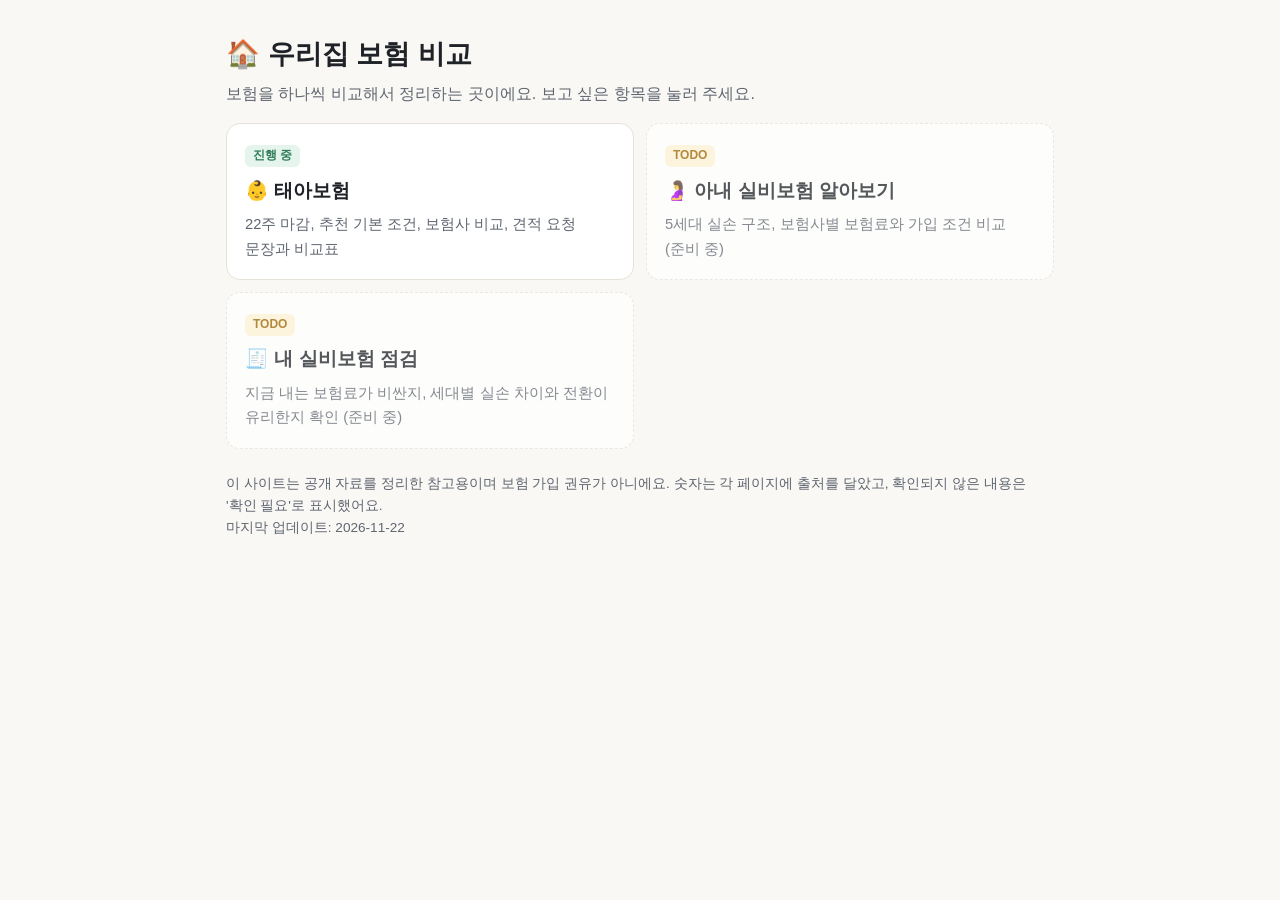
<file: index.html>
<!doctype html>
<html lang="ko">
<head>
<meta charset="utf-8">
<meta name="viewport" content="width=device-width, initial-scale=1">
<title>우리집 보험 비교</title>
<meta name="description" content="태아보험, 실비보험 등 우리집 보험을 비교하고 정리하는 페이지">
<link rel="stylesheet" href="assets/style.css">
</head>
<body>
<div class="wrap">
<header>
  <h1>🏠 우리집 보험 비교</h1>
  <p>보험을 하나씩 비교해서 정리하는 곳이에요. 보고 싶은 항목을 눌러 주세요.</p>
</header>

<section style="background:none;border:none;padding:0">
<div class="cards">
  <a class="card" href="fetal/">
    <span class="tag good">진행 중</span>
    <h2>👶 태아보험</h2>
    <p>22주 마감, 추천 기본 조건, 보험사 비교, 견적 요청 문장과 비교표</p>
  </a>
  <div class="card todo">
    <span class="tag check">TODO</span>
    <h2>🤰 아내 실비보험 알아보기</h2>
    <p>5세대 실손 구조, 보험사별 보험료와 가입 조건 비교 (준비 중)</p>
  </div>
  <div class="card todo">
    <span class="tag check">TODO</span>
    <h2>🧾 내 실비보험 점검</h2>
    <p>지금 내는 보험료가 비싼지, 세대별 실손 차이와 전환이 유리한지 확인 (준비 중)</p>
  </div>
</div>
</section>

<footer>
  <p>이 사이트는 공개 자료를 정리한 참고용이며 보험 가입 권유가 아니에요. 숫자는 각 페이지에 출처를 달았고, 확인되지 않은 내용은 '확인 필요'로 표시했어요.<br>마지막 업데이트: 2026-11-22</p>
</footer>
</div>
</body>
</html>
</file>
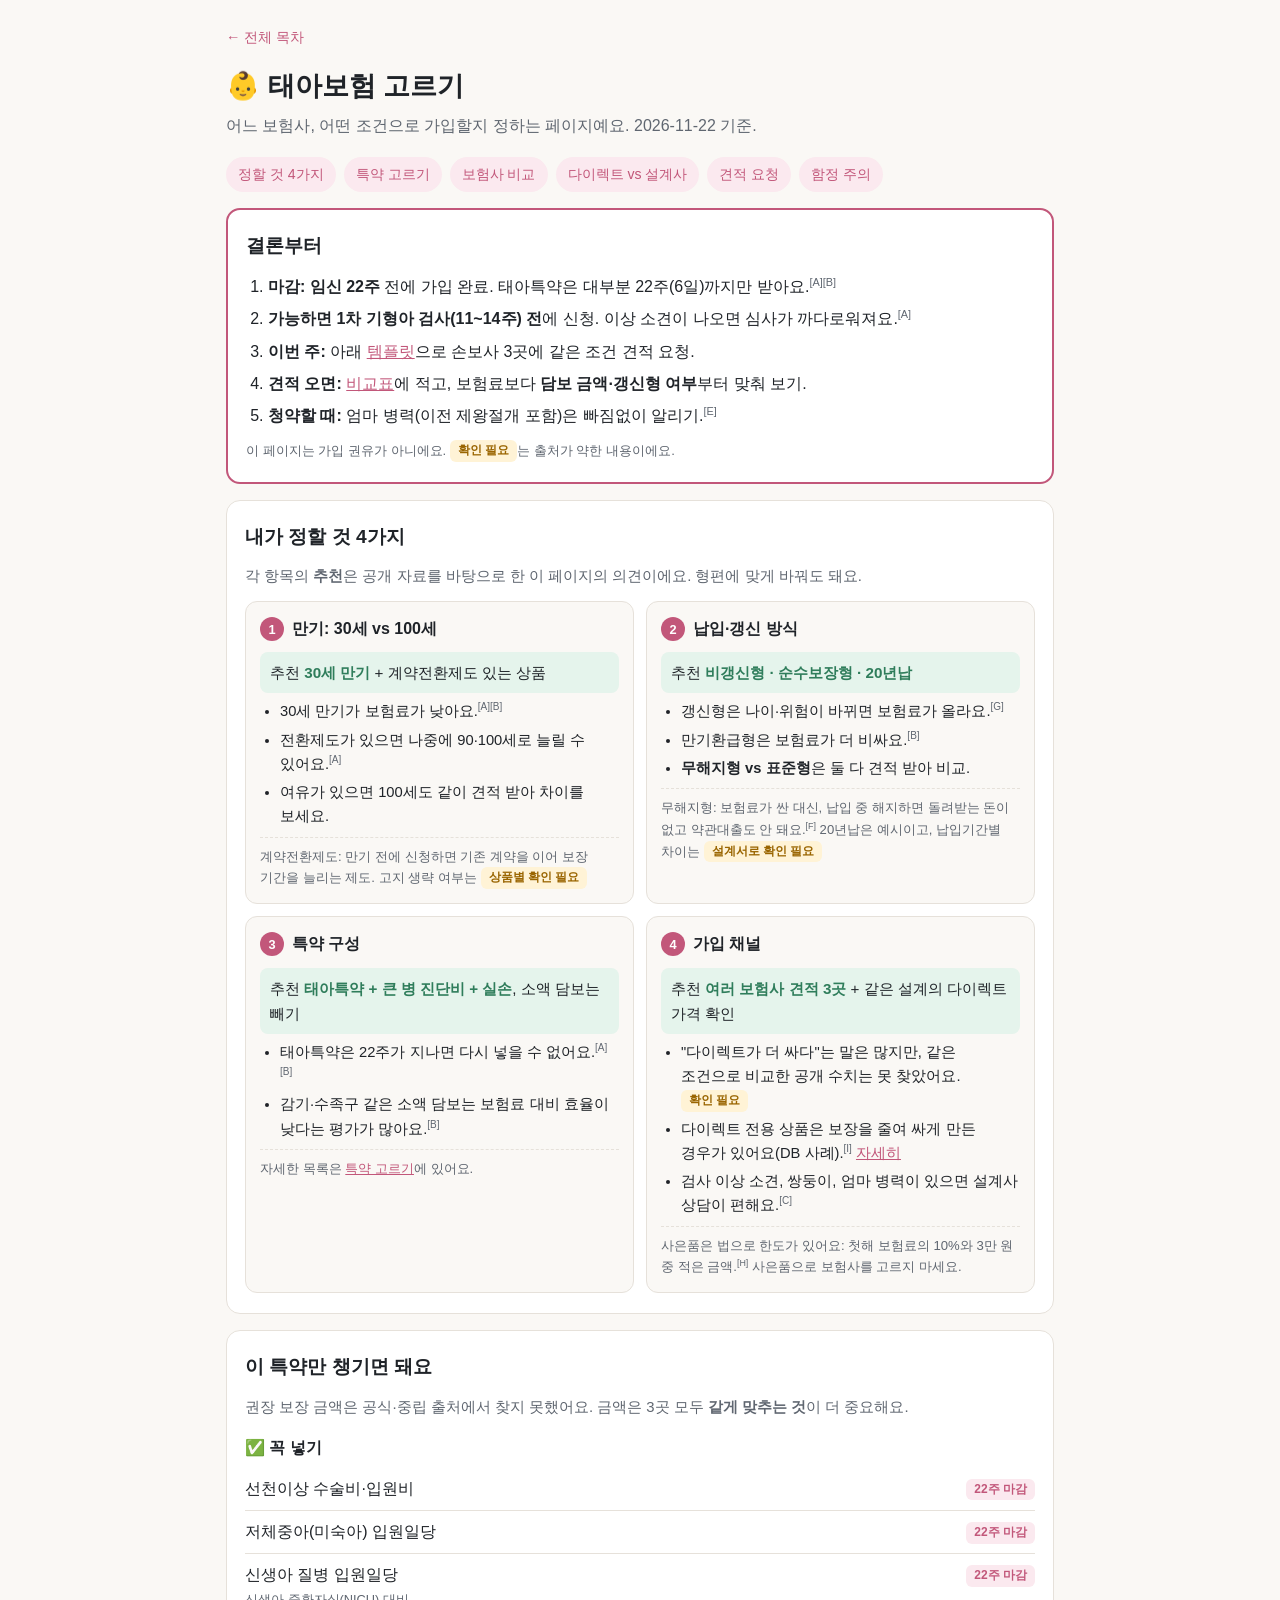
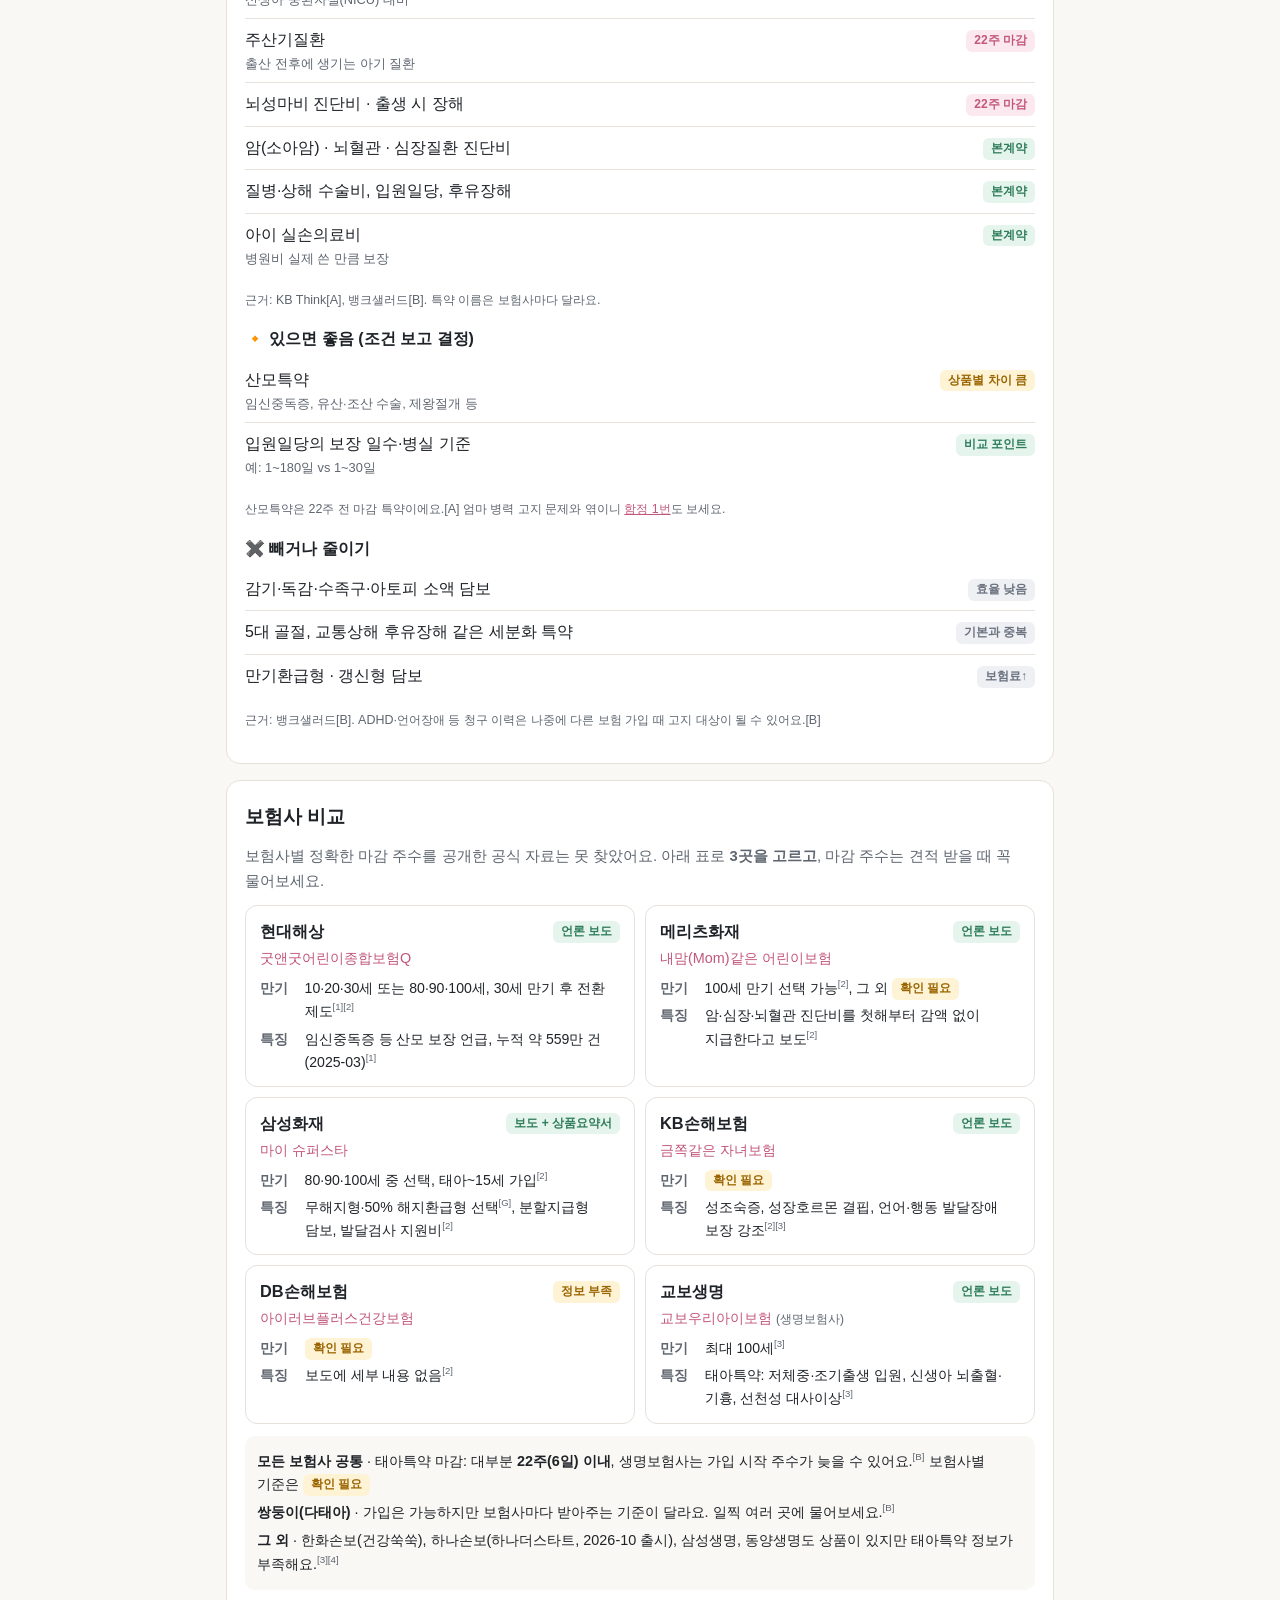
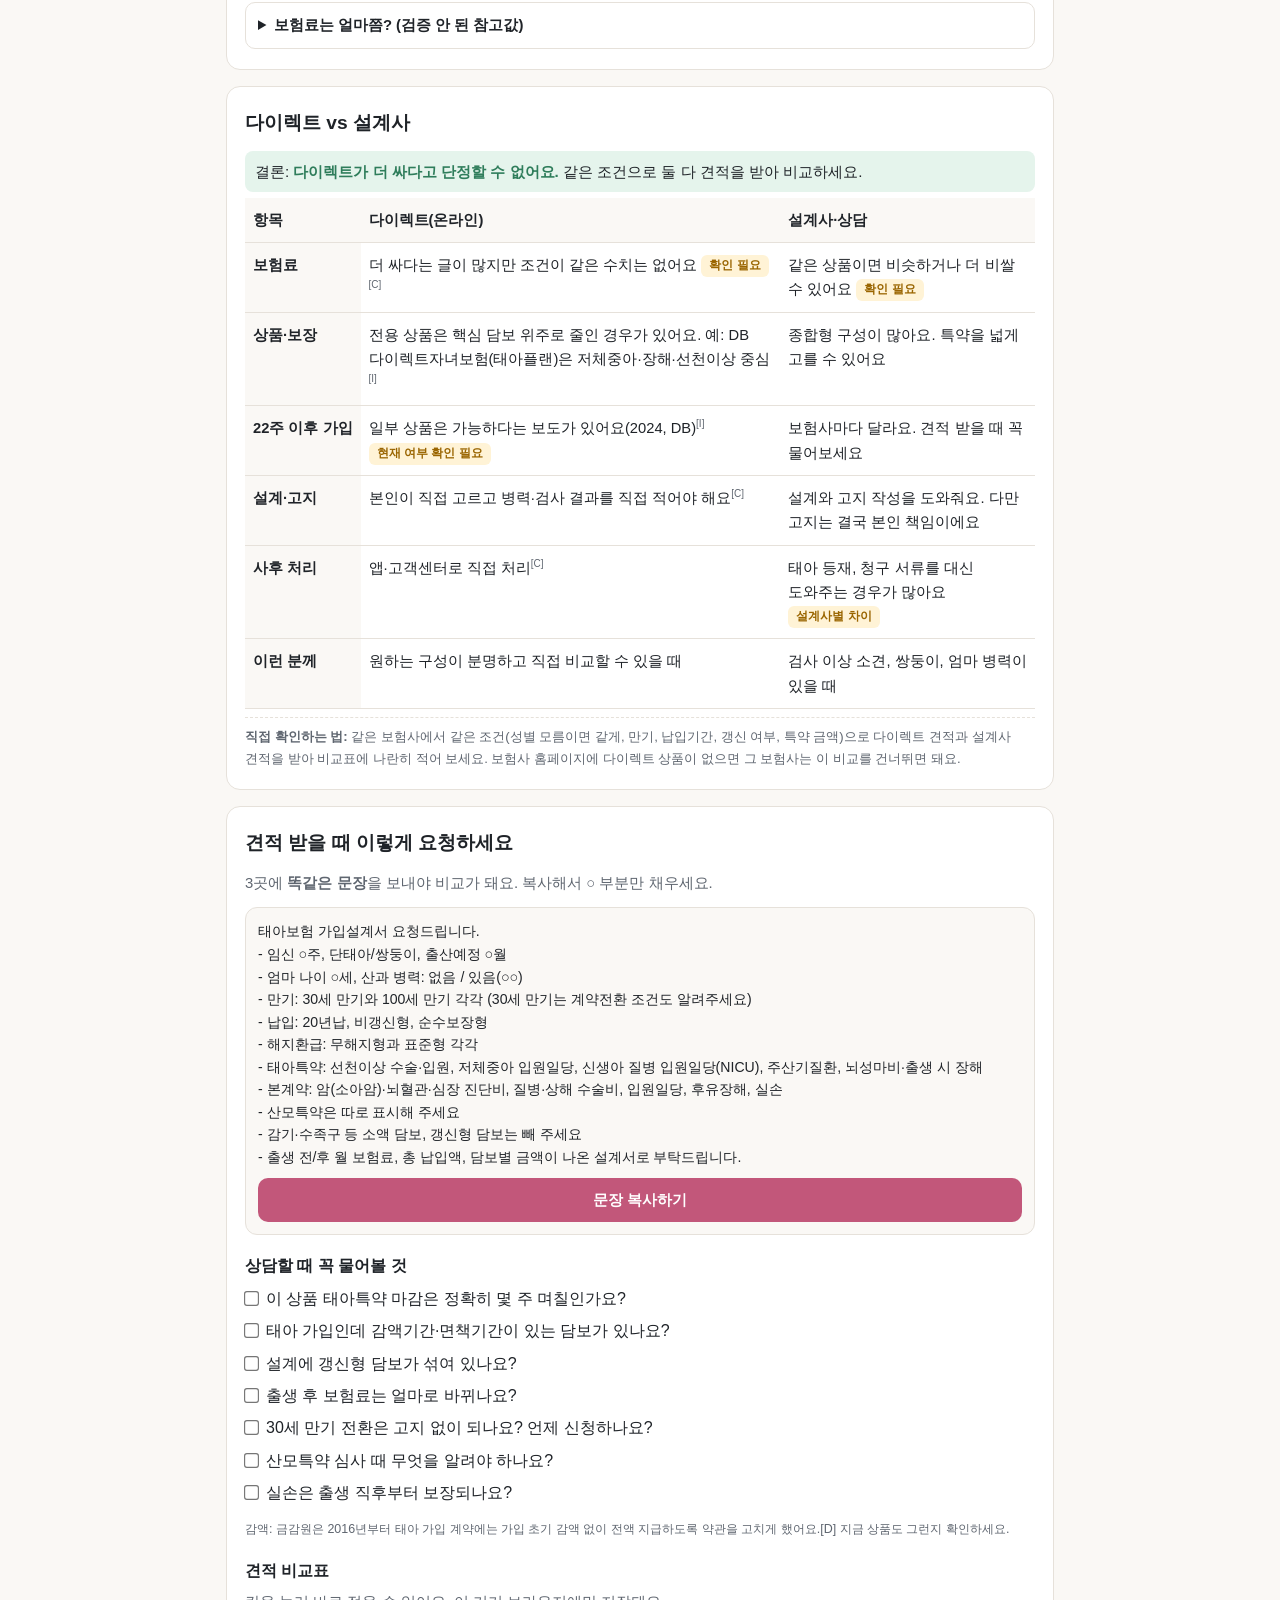
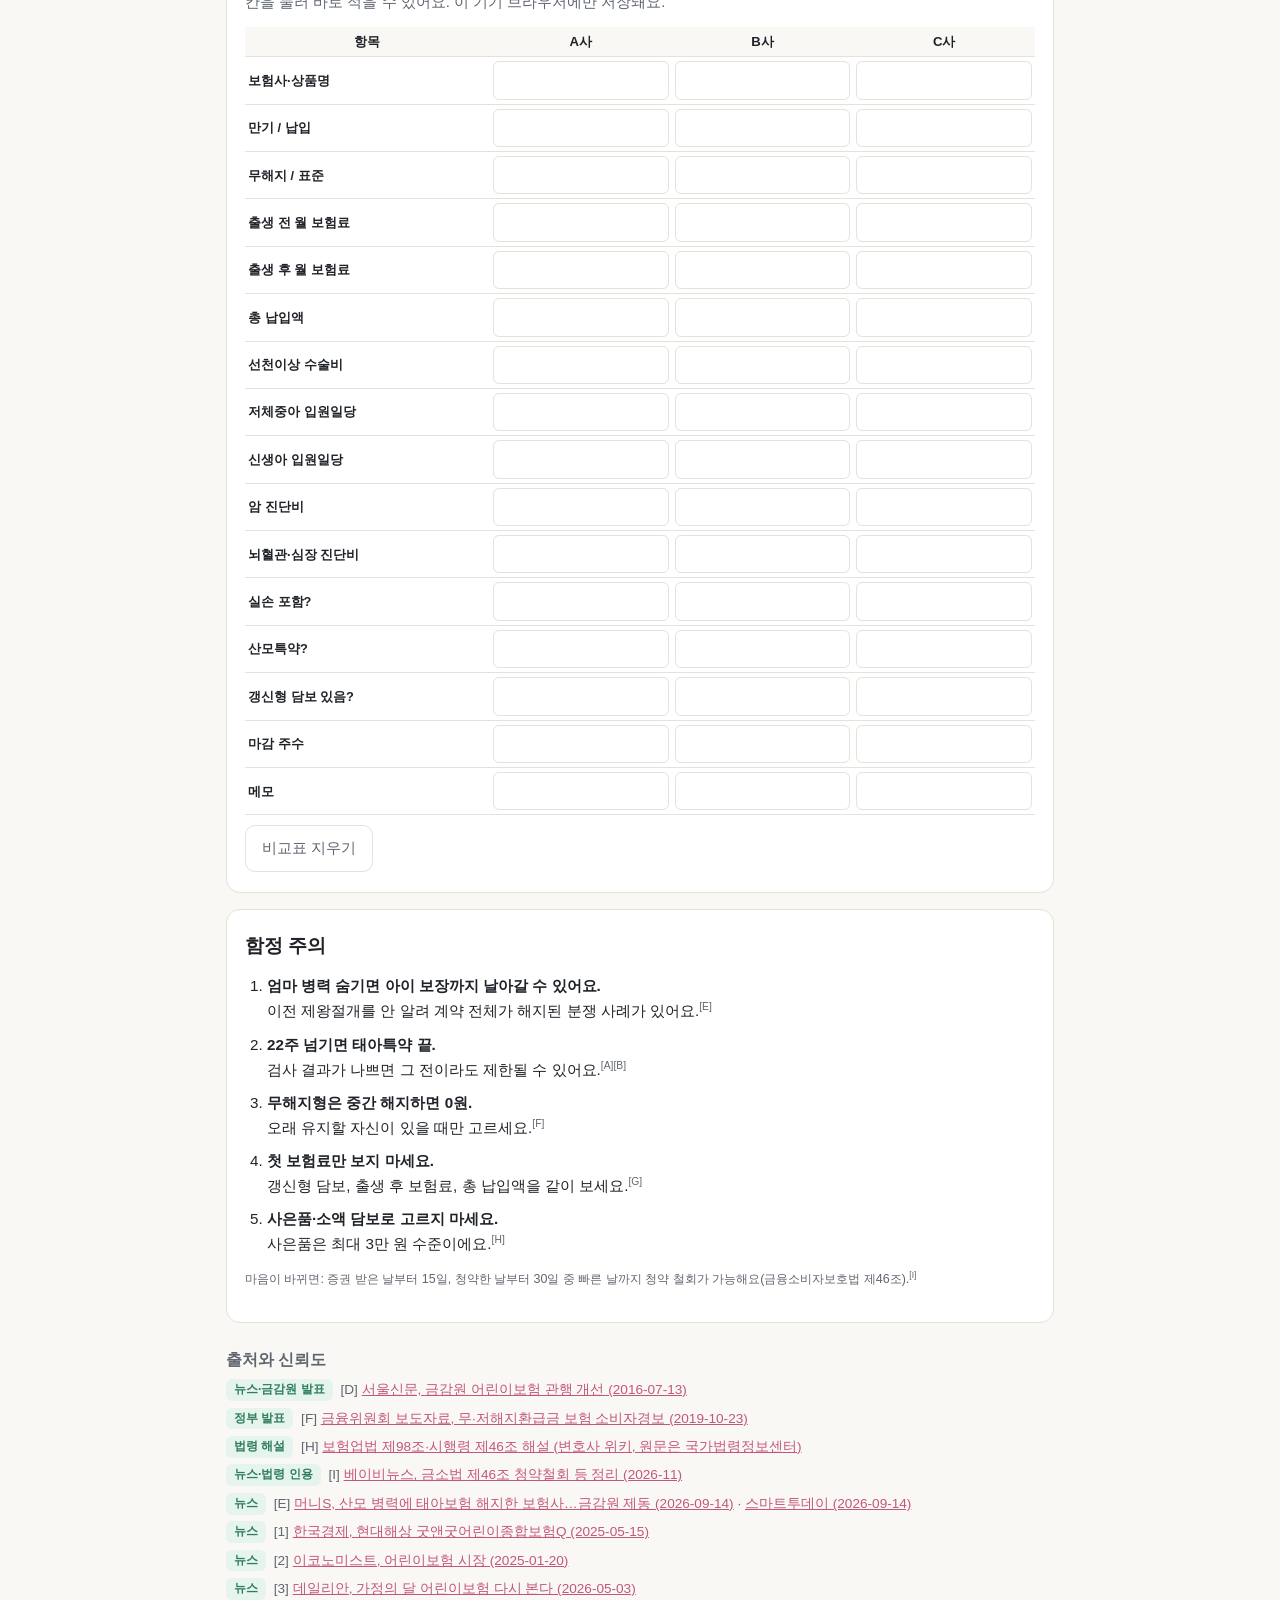
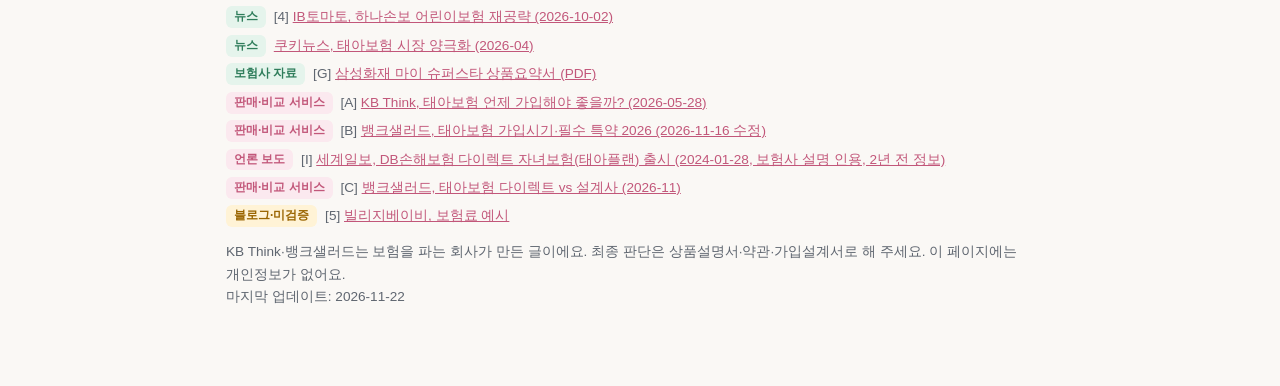
<file: fetal/index.html>
<!doctype html>
<html lang="ko">
<head>
<meta charset="utf-8">
<meta name="viewport" content="width=device-width, initial-scale=1">
<title>태아보험 고르기</title>
<meta name="description" content="태아보험, 어떤 조건으로 어디서 가입할지 3분 안에 정하는 페이지. 22주 마감, 추천 기본 설정, 견적 요청 템플릿, 비교표">
<link rel="stylesheet" href="../assets/style.css">
</head>
<body>
<div class="wrap">
<header>
  <a class="back" href="../">← 전체 목차</a>
  <h1>👶 태아보험 고르기</h1>
  <p>어느 보험사, 어떤 조건으로 가입할지 정하는 페이지예요. 2026-11-22 기준.</p>
  <nav>
    <a href="#decide">정할 것 4가지</a>
    <a href="#riders">특약 고르기</a>
    <a href="#insurers">보험사 비교</a>
    <a href="#channel">다이렉트 vs 설계사</a>
    <a href="#quote">견적 요청</a>
    <a href="#traps">함정 주의</a>
  </nav>
</header>

<!-- 1. 결론 -->
<section class="bottom-line" id="top">
  <h2>결론부터</h2>
  <ol class="steps">
    <li><b>마감: 임신 22주</b> 전에 가입 완료. 태아특약은 대부분 22주(6일)까지만 받아요.<sup>[A][B]</sup></li>
    <li><b>가능하면 1차 기형아 검사(11~14주) 전</b>에 신청. 이상 소견이 나오면 심사가 까다로워져요.<sup>[A]</sup></li>
    <li><b>이번 주:</b> 아래 <a href="#quote">템플릿</a>으로 손보사 3곳에 같은 조건 견적 요청.</li>
    <li><b>견적 오면:</b> <a href="#compare-sheet">비교표</a>에 적고, 보험료보다 <b>담보 금액·갱신형 여부</b>부터 맞춰 보기.</li>
    <li><b>청약할 때:</b> 엄마 병력(이전 제왕절개 포함)은 빠짐없이 알리기.<sup>[E]</sup></li>
  </ol>
  <p class="note">이 페이지는 가입 권유가 아니에요. <span class="tag check">확인 필요</span>는 출처가 약한 내용이에요.</p>
</section>

<!-- 2. 정할 것 4가지 -->
<section id="decide">
  <h2>내가 정할 것 4가지</h2>
  <p class="lead">각 항목의 <b>추천</b>은 공개 자료를 바탕으로 한 이 페이지의 의견이에요. 형편에 맞게 바꿔도 돼요.</p>
  <div class="decide">
    <div class="dcard">
      <div class="dq"><span class="num">1</span>만기: 30세 vs 100세</div>
      <div class="pick">추천 <b>30세 만기</b> + 계약전환제도 있는 상품</div>
      <ul class="why">
        <li>30세 만기가 보험료가 낮아요.<sup>[A][B]</sup></li>
        <li>전환제도가 있으면 나중에 90·100세로 늘릴 수 있어요.<sup>[A]</sup></li>
        <li>여유가 있으면 100세도 같이 견적 받아 차이를 보세요.</li>
      </ul>
      <p class="def">계약전환제도: 만기 전에 신청하면 기존 계약을 이어 보장 기간을 늘리는 제도. 고지 생략 여부는 <span class="tag check">상품별 확인 필요</span></p>
    </div>
    <div class="dcard">
      <div class="dq"><span class="num">2</span>납입·갱신 방식</div>
      <div class="pick">추천 <b>비갱신형 · 순수보장형 · 20년납</b></div>
      <ul class="why">
        <li>갱신형은 나이·위험이 바뀌면 보험료가 올라요.<sup>[G]</sup></li>
        <li>만기환급형은 보험료가 더 비싸요.<sup>[B]</sup></li>
        <li><b>무해지형 vs 표준형</b>은 둘 다 견적 받아 비교.</li>
      </ul>
      <p class="def">무해지형: 보험료가 싼 대신, 납입 중 해지하면 돌려받는 돈이 없고 약관대출도 안 돼요.<sup>[F]</sup> 20년납은 예시이고, 납입기간별 차이는 <span class="tag check">설계서로 확인 필요</span></p>
    </div>
    <div class="dcard">
      <div class="dq"><span class="num">3</span>특약 구성</div>
      <div class="pick">추천 <b>태아특약 + 큰 병 진단비 + 실손</b>, 소액 담보는 빼기</div>
      <ul class="why">
        <li>태아특약은 22주가 지나면 다시 넣을 수 없어요.<sup>[A][B]</sup></li>
        <li>감기·수족구 같은 소액 담보는 보험료 대비 효율이 낮다는 평가가 많아요.<sup>[B]</sup></li>
      </ul>
      <p class="def">자세한 목록은 <a href="#riders">특약 고르기</a>에 있어요.</p>
    </div>
    <div class="dcard">
      <div class="dq"><span class="num">4</span>가입 채널</div>
      <div class="pick">추천 <b>여러 보험사 견적 3곳</b> + 같은 설계의 다이렉트 가격 확인</div>
      <ul class="why">
        <li>"다이렉트가 더 싸다"는 말은 많지만, 같은 조건으로 비교한 공개 수치는 못 찾았어요. <span class="tag check">확인 필요</span></li>
        <li>다이렉트 전용 상품은 보장을 줄여 싸게 만든 경우가 있어요(DB 사례).<sup>[I]</sup> <a href="#channel">자세히</a></li>
        <li>검사 이상 소견, 쌍둥이, 엄마 병력이 있으면 설계사 상담이 편해요.<sup>[C]</sup></li>
      </ul>
      <p class="def">사은품은 법으로 한도가 있어요: 첫해 보험료의 10%와 3만 원 중 적은 금액.<sup>[H]</sup> 사은품으로 보험사를 고르지 마세요.</p>
    </div>
  </div>
</section>

<!-- 3. 특약 -->
<section id="riders">
  <h2>이 특약만 챙기면 돼요</h2>
  <p class="lead">권장 보장 금액은 공식·중립 출처에서 찾지 못했어요. 금액은 3곳 모두 <b>같게 맞추는 것</b>이 더 중요해요.</p>

  <h3 class="grp must-h">✅ 꼭 넣기</h3>
  <ul class="rlist">
    <li><span class="rn">선천이상 수술비·입원비</span><span class="tag must">22주 마감</span></li>
    <li><span class="rn">저체중아(미숙아) 입원일당</span><span class="tag must">22주 마감</span></li>
    <li><span class="rn">신생아 질병 입원일당 <small>신생아 중환자실(NICU) 대비</small></span><span class="tag must">22주 마감</span></li>
    <li><span class="rn">주산기질환 <small>출산 전후에 생기는 아기 질환</small></span><span class="tag must">22주 마감</span></li>
    <li><span class="rn">뇌성마비 진단비 · 출생 시 장해</span><span class="tag must">22주 마감</span></li>
    <li><span class="rn">암(소아암) · 뇌혈관 · 심장질환 진단비</span><span class="tag good">본계약</span></li>
    <li><span class="rn">질병·상해 수술비, 입원일당, 후유장해</span><span class="tag good">본계약</span></li>
    <li><span class="rn">아이 실손의료비 <small>병원비 실제 쓴 만큼 보장</small></span><span class="tag good">본계약</span></li>
  </ul>
  <p class="src">근거: KB Think[A], 뱅크샐러드[B]. 특약 이름은 보험사마다 달라요.</p>

  <h3 class="grp mid-h">🔸 있으면 좋음 (조건 보고 결정)</h3>
  <ul class="rlist">
    <li><span class="rn">산모특약 <small>임신중독증, 유산·조산 수술, 제왕절개 등</small></span><span class="tag check">상품별 차이 큼</span></li>
    <li><span class="rn">입원일당의 보장 일수·병실 기준 <small>예: 1~180일 vs 1~30일</small></span><span class="tag good">비교 포인트</span></li>
  </ul>
  <p class="src">산모특약은 22주 전 마감 특약이에요.[A] 엄마 병력 고지 문제와 엮이니 <a href="#traps">함정 1번</a>도 보세요.</p>

  <h3 class="grp skip-h">✖️ 빼거나 줄이기</h3>
  <ul class="rlist">
    <li><span class="rn">감기·독감·수족구·아토피 소액 담보</span><span class="tag skip">효율 낮음</span></li>
    <li><span class="rn">5대 골절, 교통상해 후유장해 같은 세분화 특약</span><span class="tag skip">기본과 중복</span></li>
    <li><span class="rn">만기환급형 · 갱신형 담보</span><span class="tag skip">보험료↑</span></li>
  </ul>
  <p class="src">근거: 뱅크샐러드[B]. ADHD·언어장애 등 청구 이력은 나중에 다른 보험 가입 때 고지 대상이 될 수 있어요.[B]</p>
</section>

<!-- 4. 보험사 비교 -->
<section id="insurers">
  <h2>보험사 비교</h2>
  <p class="lead">보험사별 정확한 마감 주수를 공개한 공식 자료는 못 찾았어요. 아래 표로 <b>3곳을 고르고</b>, 마감 주수는 견적 받을 때 꼭 물어보세요.</p>

  <div class="ins">
    <div class="icard">
      <div class="ihead"><b>현대해상</b><span class="tag good">언론 보도</span></div>
      <div class="iprod">굿앤굿어린이종합보험Q</div>
      <dl>
        <dt>만기</dt><dd>10·20·30세 또는 80·90·100세, 30세 만기 후 전환 제도<sup>[1][2]</sup></dd>
        <dt>특징</dt><dd>임신중독증 등 산모 보장 언급, 누적 약 559만 건(2025-03)<sup>[1]</sup></dd>
      </dl>
    </div>
    <div class="icard">
      <div class="ihead"><b>메리츠화재</b><span class="tag good">언론 보도</span></div>
      <div class="iprod">내맘(Mom)같은 어린이보험</div>
      <dl>
        <dt>만기</dt><dd>100세 만기 선택 가능<sup>[2]</sup>, 그 외 <span class="tag check">확인 필요</span></dd>
        <dt>특징</dt><dd>암·심장·뇌혈관 진단비를 첫해부터 감액 없이 지급한다고 보도<sup>[2]</sup></dd>
      </dl>
    </div>
    <div class="icard">
      <div class="ihead"><b>삼성화재</b><span class="tag good">보도 + 상품요약서</span></div>
      <div class="iprod">마이 슈퍼스타</div>
      <dl>
        <dt>만기</dt><dd>80·90·100세 중 선택, 태아~15세 가입<sup>[2]</sup></dd>
        <dt>특징</dt><dd>무해지형·50% 해지환급형 선택<sup>[G]</sup>, 분할지급형 담보, 발달검사 지원비<sup>[2]</sup></dd>
      </dl>
    </div>
    <div class="icard">
      <div class="ihead"><b>KB손해보험</b><span class="tag good">언론 보도</span></div>
      <div class="iprod">금쪽같은 자녀보험</div>
      <dl>
        <dt>만기</dt><dd><span class="tag check">확인 필요</span></dd>
        <dt>특징</dt><dd>성조숙증, 성장호르몬 결핍, 언어·행동 발달장애 보장 강조<sup>[2][3]</sup></dd>
      </dl>
    </div>
    <div class="icard">
      <div class="ihead"><b>DB손해보험</b><span class="tag check">정보 부족</span></div>
      <div class="iprod">아이러브플러스건강보험</div>
      <dl>
        <dt>만기</dt><dd><span class="tag check">확인 필요</span></dd>
        <dt>특징</dt><dd>보도에 세부 내용 없음<sup>[2]</sup></dd>
      </dl>
    </div>
    <div class="icard">
      <div class="ihead"><b>교보생명</b><span class="tag good">언론 보도</span></div>
      <div class="iprod">교보우리아이보험 <small>(생명보험사)</small></div>
      <dl>
        <dt>만기</dt><dd>최대 100세<sup>[3]</sup></dd>
        <dt>특징</dt><dd>태아특약: 저체중·조기출생 입원, 신생아 뇌출혈·기흉, 선천성 대사이상<sup>[3]</sup></dd>
      </dl>
    </div>
  </div>
  <div class="mini">
    <p><b>모든 보험사 공통</b> · 태아특약 마감: 대부분 <b>22주(6일) 이내</b>, 생명보험사는 가입 시작 주수가 늦을 수 있어요.<sup>[B]</sup> 보험사별 기준은 <span class="tag check">확인 필요</span></p>
    <p><b>쌍둥이(다태아)</b> · 가입은 가능하지만 보험사마다 받아주는 기준이 달라요. 일찍 여러 곳에 물어보세요.<sup>[B]</sup></p>
    <p><b>그 외</b> · 한화손보(건강쑥쑥), 하나손보(하나더스타트, 2026-10 출시), 삼성생명, 동양생명도 상품이 있지만 태아특약 정보가 부족해요.<sup>[3][4]</sup></p>
  </div>
  <details class="fold">
    <summary>보험료는 얼마쯤? (검증 안 된 참고값)</summary>
    <p>조건을 밝히고 공개된 보험사 공식 보험료 예시는 찾지 못했어요. 블로그의 "임신 6주 남아" 예시만 있어요.<sup>[5]</sup> <span class="tag check">확인 필요</span></p>
    <div class="tbl"><table class="plain">
      <thead><tr><th>조건</th><th>출생 전</th><th>출생 후</th></tr></thead>
      <tbody>
        <tr><td>30세 만기·전기납</td><td>약 7.8만 원</td><td>약 5.7만 원</td></tr>
        <tr><td>100세 만기·20년납·무해지</td><td>약 6.7만 원</td><td>약 11.5만 원</td></tr>
      </tbody>
    </table></div>
    <p class="src">보험사·특약 구성 미공개. 규모 감만 잡는 용도예요.</p>
  </details>
</section>

<!-- 5. 견적 요청 -->
<section id="channel">
  <h2>다이렉트 vs 설계사</h2>
  <div class="pick" style="margin-top:0">결론: <b>다이렉트가 더 싸다고 단정할 수 없어요.</b> 같은 조건으로 둘 다 견적을 받아 비교하세요.</div>
  <div class="tbl wide"><table>
    <thead><tr><th>항목</th><th>다이렉트(온라인)</th><th>설계사·상담</th></tr></thead>
    <tbody>
      <tr><th>보험료</th><td data-label="다이렉트(온라인)">더 싸다는 글이 많지만 조건이 같은 수치는 없어요 <span class="tag check">확인 필요</span><sup>[C]</sup></td><td data-label="설계사·상담">같은 상품이면 비슷하거나 더 비쌀 수 있어요 <span class="tag check">확인 필요</span></td></tr>
      <tr><th>상품·보장</th><td data-label="다이렉트(온라인)">전용 상품은 핵심 담보 위주로 줄인 경우가 있어요. 예: DB 다이렉트자녀보험(태아플랜)은 저체중아·장해·선천이상 중심<sup>[I]</sup></td><td data-label="설계사·상담">종합형 구성이 많아요. 특약을 넓게 고를 수 있어요</td></tr>
      <tr><th>22주 이후 가입</th><td data-label="다이렉트(온라인)">일부 상품은 가능하다는 보도가 있어요(2024, DB)<sup>[I]</sup> <span class="tag check">현재 여부 확인 필요</span></td><td data-label="설계사·상담">보험사마다 달라요. 견적 받을 때 꼭 물어보세요</td></tr>
      <tr><th>설계·고지</th><td data-label="다이렉트(온라인)">본인이 직접 고르고 병력·검사 결과를 직접 적어야 해요<sup>[C]</sup></td><td data-label="설계사·상담">설계와 고지 작성을 도와줘요. 다만 고지는 결국 본인 책임이에요</td></tr>
      <tr><th>사후 처리</th><td data-label="다이렉트(온라인)">앱·고객센터로 직접 처리<sup>[C]</sup></td><td data-label="설계사·상담">태아 등재, 청구 서류를 대신 도와주는 경우가 많아요 <span class="tag check">설계사별 차이</span></td></tr>
      <tr><th>이런 분께</th><td data-label="다이렉트(온라인)">원하는 구성이 분명하고 직접 비교할 수 있을 때</td><td data-label="설계사·상담">검사 이상 소견, 쌍둥이, 엄마 병력이 있을 때</td></tr>
    </tbody>
  </table></div>
  <p class="def"><b>직접 확인하는 법:</b> 같은 보험사에서 같은 조건(성별 모름이면 같게, 만기, 납입기간, 갱신 여부, 특약 금액)으로 다이렉트 견적과 설계사 견적을 받아 비교표에 나란히 적어 보세요. 보험사 홈페이지에 다이렉트 상품이 없으면 그 보험사는 이 비교를 건너뛰면 돼요.</p>
</section>

<section id="quote">
  <h2>견적 받을 때 이렇게 요청하세요</h2>
  <p class="lead">3곳에 <b>똑같은 문장</b>을 보내야 비교가 돼요. 복사해서 ○ 부분만 채우세요.</p>
  <div class="copybox">
<pre id="tpl">태아보험 가입설계서 요청드립니다.
- 임신 ○주, 단태아/쌍둥이, 출산예정 ○월
- 엄마 나이 ○세, 산과 병력: 없음 / 있음(○○)
- 만기: 30세 만기와 100세 만기 각각 (30세 만기는 계약전환 조건도 알려주세요)
- 납입: 20년납, 비갱신형, 순수보장형
- 해지환급: 무해지형과 표준형 각각
- 태아특약: 선천이상 수술·입원, 저체중아 입원일당, 신생아 질병 입원일당(NICU), 주산기질환, 뇌성마비·출생 시 장해
- 본계약: 암(소아암)·뇌혈관·심장 진단비, 질병·상해 수술비, 입원일당, 후유장해, 실손
- 산모특약은 따로 표시해 주세요
- 감기·수족구 등 소액 담보, 갱신형 담보는 빼 주세요
- 출생 전/후 월 보험료, 총 납입액, 담보별 금액이 나온 설계서로 부탁드립니다.</pre>
    <button type="button" id="copyBtn" class="btn">문장 복사하기</button>
  </div>

  <h3>상담할 때 꼭 물어볼 것</h3>
  <ul class="checklist">
    <li><label><input type="checkbox" data-k="q1">이 상품 태아특약 마감은 정확히 몇 주 며칠인가요?</label></li>
    <li><label><input type="checkbox" data-k="q2">태아 가입인데 감액기간·면책기간이 있는 담보가 있나요?</label></li>
    <li><label><input type="checkbox" data-k="q3">설계에 갱신형 담보가 섞여 있나요?</label></li>
    <li><label><input type="checkbox" data-k="q4">출생 후 보험료는 얼마로 바뀌나요?</label></li>
    <li><label><input type="checkbox" data-k="q5">30세 만기 전환은 고지 없이 되나요? 언제 신청하나요?</label></li>
    <li><label><input type="checkbox" data-k="q6">산모특약 심사 때 무엇을 알려야 하나요?</label></li>
    <li><label><input type="checkbox" data-k="q7">실손은 출생 직후부터 보장되나요?</label></li>
  </ul>
  <p class="src">감액: 금감원은 2016년부터 태아 가입 계약에는 가입 초기 감액 없이 전액 지급하도록 약관을 고치게 했어요.[D] 지금 상품도 그런지 확인하세요.</p>

  <h3 id="compare-sheet">견적 비교표</h3>
  <p class="lead">칸을 눌러 바로 적을 수 있어요. 이 기기 브라우저에만 저장돼요.</p>
  <div class="qwrap"><table class="qtable">
    <thead><tr><th>항목</th><th>A사</th><th>B사</th><th>C사</th></tr></thead>
    <tbody id="qbody"></tbody>
  </table></div>
  <button type="button" id="clearBtn" class="btn ghost">비교표 지우기</button>
</section>

<!-- 6. 함정 -->
<section id="traps">
  <h2>함정 주의</h2>
  <ol class="traps">
    <li><b>엄마 병력 숨기면 아이 보장까지 날아갈 수 있어요.</b> 이전 제왕절개를 안 알려 계약 전체가 해지된 분쟁 사례가 있어요.<sup>[E]</sup></li>
    <li><b>22주 넘기면 태아특약 끝.</b> 검사 결과가 나쁘면 그 전이라도 제한될 수 있어요.<sup>[A][B]</sup></li>
    <li><b>무해지형은 중간 해지하면 0원.</b> 오래 유지할 자신이 있을 때만 고르세요.<sup>[F]</sup></li>
    <li><b>첫 보험료만 보지 마세요.</b> 갱신형 담보, 출생 후 보험료, 총 납입액을 같이 보세요.<sup>[G]</sup></li>
    <li><b>사은품·소액 담보로 고르지 마세요.</b> 사은품은 최대 3만 원 수준이에요.<sup>[H]</sup></li>
  </ol>
  <p class="src">마음이 바뀌면: 증권 받은 날부터 15일, 청약한 날부터 30일 중 빠른 날까지 청약 철회가 가능해요(금융소비자보호법 제46조).<sup>[I]</sup></p>
</section>

<footer>
  <h3>출처와 신뢰도</h3>
  <ul class="srcs">
    <li><span class="tag good">뉴스·금감원 발표</span> [D] <a href="https://m.seoul.co.kr/news/2016/07/13/20160713500118">서울신문, 금감원 어린이보험 관행 개선 (2016-07-13)</a></li>
    <li><span class="tag good">정부 발표</span> [F] <a href="https://www.fsc.go.kr/no010101/73932">금융위원회 보도자료, 무·저해지환급금 보험 소비자경보 (2019-10-23)</a></li>
    <li><span class="tag good">법령 해설</span> [H] <a href="https://www.nepla.ai/wiki/금융-투자-외국환/은행-보험/보험업법상-특별이익-제공-금지-2w0ndrywy9j7">보험업법 제98조·시행령 제46조 해설 (변호사 위키, 원문은 국가법령정보센터)</a></li>
    <li><span class="tag good">뉴스·법령 인용</span> [I] <a href="https://www.ibabynews.com/contents/guide-child-fetal-insurance">베이비뉴스, 금소법 제46조 청약철회 등 정리 (2026-11)</a></li>
    <li><span class="tag good">뉴스</span> [E] <a href="https://www.sidae.com/article/2026091409281890011">머니S, 산모 병력에 태아보험 해지한 보험사…금감원 제동 (2026-09-14)</a> · <a href="https://www.smarttoday.co.kr/ko-kr/articles/111577">스마트투데이 (2026-09-14)</a></li>
    <li><span class="tag good">뉴스</span> [1] <a href="https://www.hankyung.com/article/2025051538941">한국경제, 현대해상 굿앤굿어린이종합보험Q (2025-05-15)</a></li>
    <li><span class="tag good">뉴스</span> [2] <a href="https://economist.co.kr/article/view/ecn202501160031">이코노미스트, 어린이보험 시장 (2025-01-20)</a></li>
    <li><span class="tag good">뉴스</span> [3] <a href="https://www.dailian.co.kr/news/view/1640058/">데일리안, 가정의 달 어린이보험 다시 본다 (2026-05-03)</a></li>
    <li><span class="tag good">뉴스</span> [4] <a href="https://ibtomato.com/View.aspx?no=19727&amp;type=1">IB토마토, 하나손보 어린이보험 재공략 (2026-10-02)</a></li>
    <li><span class="tag good">뉴스</span> <a href="https://v.daum.net/v/01DKJFjJoM">쿠키뉴스, 태아보험 시장 양극화 (2026-04)</a></li>
    <li><span class="tag good">보험사 자료</span> [G] <a href="https://www.samsungfire.com/download/product/P_P02_05_01_106_2210.pdf">삼성화재 마이 슈퍼스타 상품요약서 (PDF)</a></li>
    <li><span class="tag mid">판매·비교 서비스</span> [A] <a href="https://kbthink.com/insurance/trend/prenatal-insurance.html">KB Think, 태아보험 언제 가입해야 좋을까? (2026-05-28)</a></li>
    <li><span class="tag mid">판매·비교 서비스</span> [B] <a href="https://www.banksalad.com/articles/태아보험-필요한가-비교표-가입시기-필수-특약">뱅크샐러드, 태아보험 가입시기·필수 특약 2026 (2026-11-16 수정)</a></li>
    <li><span class="tag mid">언론 보도</span> [I] <a href="https://www.segye.com/newsView/20240128507590">세계일보, DB손해보험 다이렉트 자녀보험(태아플랜) 출시 (2024-01-28, 보험사 설명 인용, 2년 전 정보)</a></li>
    <li><span class="tag mid">판매·비교 서비스</span> [C] <a href="https://www.banksalad.com/articles/보험-태아보험-태아보험다이렉트-설계사-차이">뱅크샐러드, 태아보험 다이렉트 vs 설계사 (2026-11)</a></li>
    <li><span class="tag check">블로그·미검증</span> [5] <a href="https://villagebaby.kr/guide/태아보험-가입시기-필수특약/">빌리지베이비, 보험료 예시</a></li>
  </ul>
  <p>KB Think·뱅크샐러드는 보험을 파는 회사가 만든 글이에요. 최종 판단은 상품설명서·약관·가입설계서로 해 주세요. 이 페이지에는 개인정보가 없어요.<br>마지막 업데이트: 2026-11-22</p>
</footer>
</div>

<script>
(function(){
  var rows=["보험사·상품명","만기 / 납입","무해지 / 표준","출생 전 월 보험료","출생 후 월 보험료","총 납입액","선천이상 수술비","저체중아 입원일당","신생아 입원일당","암 진단비","뇌혈관·심장 진단비","실손 포함?","산모특약?","갱신형 담보 있음?","마감 주수","메모"];
  var KEY="fetal-quote-v1", data={};
  function load(){try{data=JSON.parse(localStorage.getItem(KEY)||"{}")||{};}catch(e){data={};}}
  function save(){try{localStorage.setItem(KEY,JSON.stringify(data));}catch(e){}}
  load();
  var body=document.getElementById("qbody");
  rows.forEach(function(r,i){
    var tr=document.createElement("tr"), th=document.createElement("th");
    th.textContent=r; tr.appendChild(th);
    ["a","b","c"].forEach(function(c){
      var td=document.createElement("td"), inp=document.createElement("input");
      var k=i+c; inp.type="text"; inp.value=data[k]||""; inp.setAttribute("aria-label",r+" "+c.toUpperCase()+"사");
      inp.addEventListener("input",function(){data[k]=inp.value;save();});
      td.appendChild(inp); tr.appendChild(td);
    });
    body.appendChild(tr);
  });
  document.querySelectorAll(".checklist input[data-k]").forEach(function(cb){
    var k="ck-"+cb.dataset.k; cb.checked=!!data[k];
    cb.addEventListener("change",function(){data[k]=cb.checked;save();});
  });
  document.getElementById("clearBtn").addEventListener("click",function(){
    if(!confirm("비교표와 체크 표시를 모두 지울까요?"))return;
    data={};save();
    body.querySelectorAll("input").forEach(function(i){i.value="";});
    document.querySelectorAll(".checklist input").forEach(function(c){c.checked=false;});
  });
  var btn=document.getElementById("copyBtn");
  btn.addEventListener("click",function(){
    var t=document.getElementById("tpl").textContent;
    function done(){btn.textContent="복사했어요 ✓";setTimeout(function(){btn.textContent="문장 복사하기";},1800);}
    if(navigator.clipboard&&navigator.clipboard.writeText){navigator.clipboard.writeText(t).then(done,fallback);}else{fallback();}
    function fallback(){var ta=document.createElement("textarea");ta.value=t;document.body.appendChild(ta);ta.select();try{document.execCommand("copy");done();}catch(e){}document.body.removeChild(ta);}
  });
})();
</script>
</body>
</html>
</file>
<file: assets/style.css>
:root{
  --bg:#faf8f5; --card:#ffffff; --text:#1f2328; --muted:#5f6670; --line:#e6e1da;
  --accent:#c2577a; --accent-soft:#fbe9ef; --ok:#2f7d5b; --ok-soft:#e5f4ec;
  --warn:#9a6500; --warn-soft:#fff3d6;
}
@media (prefers-color-scheme: dark){
  :root{
    --bg:#16171a; --card:#1f2125; --text:#e8e9eb; --muted:#a3a8b0; --line:#33363c;
    --accent:#ef8fb0; --accent-soft:#3a2530; --ok:#6fcf9f; --ok-soft:#1f3329;
    --warn:#f0c060; --warn-soft:#3a3020;
  }
}
*{box-sizing:border-box}
body{margin:0;background:var(--bg);color:var(--text);
  font-family:-apple-system,BlinkMacSystemFont,"Apple SD Gothic Neo","Malgun Gothic","Noto Sans KR",sans-serif;
  line-height:1.65;font-size:16px;word-break:keep-all}
.wrap{max-width:860px;margin:0 auto;padding:24px 16px 64px}
header h1{font-size:1.7rem;margin:8px 0 4px}
header p{color:var(--muted);margin:0}
nav{display:flex;gap:8px;flex-wrap:wrap;margin:18px 0 8px}
nav a{font-size:.88rem;text-decoration:none;color:var(--accent);background:var(--accent-soft);
  padding:6px 12px;border-radius:999px}
section{background:var(--card);border:1px solid var(--line);border-radius:14px;padding:20px 18px;margin:16px 0}
h2{font-size:1.2rem;margin:0 0 12px}
h3{font-size:1rem;margin:18px 0 6px}
ul{padding-left:20px;margin:6px 0}
li{margin:4px 0}
.muted{color:var(--muted);font-size:.9rem}
.tag{display:inline-block;font-size:.75rem;font-weight:600;padding:1px 8px;border-radius:6px;vertical-align:1px;white-space:nowrap}
.tag.check{background:var(--warn-soft);color:var(--warn)}
.tag.must{background:var(--accent-soft);color:var(--accent)}
.tag.good{background:var(--ok-soft);color:var(--ok)}
.timeline{list-style:none;padding:0;margin:0;border-left:3px solid var(--accent-soft)}
.timeline li{position:relative;padding:4px 0 10px 18px}
.timeline li::before{content:"";position:absolute;left:-8px;top:12px;width:13px;height:13px;border-radius:50%;
  background:var(--card);border:3px solid var(--accent)}
.timeline b{display:block}
.tbl{width:100%;overflow-x:auto;-webkit-overflow-scrolling:touch}
table{border-collapse:collapse;width:100%;min-width:520px;font-size:.92rem}
th,td{border-bottom:1px solid var(--line);padding:10px 8px;text-align:left;vertical-align:top}
th{background:var(--bg);font-weight:600;white-space:nowrap}
.grid{display:grid;grid-template-columns:1fr;gap:12px}
@media(min-width:640px){.grid{grid-template-columns:1fr 1fr}}
.box{border:1px solid var(--line);border-radius:10px;padding:14px}
.box h3{margin-top:0}
.notice{background:var(--warn-soft);color:var(--text);border-radius:10px;padding:12px 14px;font-size:.92rem}
.checklist li{list-style:none;margin-left:-20px}
.checklist input{margin-right:8px;transform:scale(1.15)}
footer{color:var(--muted);font-size:.85rem;margin-top:24px}
footer a,section a{color:var(--accent)}

.back{display:inline-block;margin-bottom:6px;font-size:.9rem;color:var(--accent);text-decoration:none}
.cards{display:grid;grid-template-columns:1fr;gap:12px}
@media(min-width:640px){.cards{grid-template-columns:1fr 1fr}}
a.card{display:block;text-decoration:none;color:inherit;background:var(--card);border:1px solid var(--line);border-radius:14px;padding:18px}
a.card:hover{border-color:var(--accent)}
.card.todo{opacity:.75;background:var(--card);border:1px dashed var(--line);border-radius:14px;padding:18px}
.card h2{margin:6px 0}
.card p{margin:0;color:var(--muted);font-size:.92rem}
.src{font-size:.78rem;color:var(--muted)}
.wide table{min-width:760px}
td small{color:var(--muted)}
@media(max-width:639px){
  .wide table{min-width:0}
  .wide thead{display:none}
  .wide tr{display:block;border:1px solid var(--line);border-radius:10px;padding:10px 12px;margin:10px 0}
  .wide th,.wide td{display:block;border:none;padding:3px 0;background:none}
  .wide tbody th{font-size:1.02rem;color:var(--accent)}
  .wide td[data-label]::before{content:attr(data-label);display:block;font-size:.75rem;color:var(--muted);font-weight:600}
}

/* ---- fetal decision page ---- */
:root{--skip:#6b7280;--skip-soft:#eef0f3}
@media (prefers-color-scheme: dark){:root{--skip:#b0b6c0;--skip-soft:#2a2d33}}
.tag.skip{background:var(--skip-soft);color:var(--skip)}
.tag.mid{background:var(--accent-soft);color:var(--accent)}
sup{font-size:.68em;color:var(--muted);line-height:0}
.lead{margin:0 0 12px;color:var(--muted);font-size:.93rem}
.bottom-line{border:2px solid var(--accent);background:var(--card)}
.steps{margin:0;padding-left:22px}
.steps li{margin:6px 0}
.bottom-line .note{margin:10px 0 0;font-size:.82rem;color:var(--muted)}
.decide{display:grid;grid-template-columns:1fr;gap:12px}
@media(min-width:640px){.decide{grid-template-columns:1fr 1fr}}
.dcard{border:1px solid var(--line);border-radius:12px;padding:14px;background:var(--bg)}
.dq{font-weight:700;display:flex;align-items:center;gap:8px}
.num{display:inline-grid;place-items:center;width:24px;height:24px;border-radius:50%;background:var(--accent);color:var(--card);font-size:.8rem;flex:none}
.pick{margin:10px 0 6px;padding:8px 10px;border-radius:8px;background:var(--ok-soft);color:var(--text);font-size:.95rem}
.pick b{color:var(--ok)}
.why{margin:4px 0;font-size:.92rem}
.def{margin:8px 0 0;font-size:.82rem;color:var(--muted);border-top:1px dashed var(--line);padding-top:8px}
.grp{margin:16px 0 6px}
.rlist{list-style:none;padding:0;margin:0}
.rlist li{display:flex;justify-content:space-between;align-items:flex-start;gap:10px;padding:8px 0;border-bottom:1px solid var(--line);margin:0}
.rlist li:last-child{border-bottom:none}
.rn{min-width:0}
.rn small{display:block;color:var(--muted);font-size:.8rem}
.rlist .tag{flex:none;margin-top:3px}
.ins{display:grid;grid-template-columns:1fr;gap:10px}
@media(min-width:640px){.ins{grid-template-columns:1fr 1fr}}
.icard{border:1px solid var(--line);border-radius:12px;padding:12px 14px}
.ihead{display:flex;justify-content:space-between;align-items:center;gap:8px;font-size:1.02rem}
.iprod{color:var(--accent);font-size:.9rem;margin:2px 0 6px}
.iprod small{color:var(--muted)}
.icard dl{margin:0;display:grid;grid-template-columns:2.6em 1fr;gap:4px 8px;font-size:.88rem}
.icard dt{color:var(--muted);font-weight:600}
.icard dd{margin:0;min-width:0}
.mini{margin-top:12px;font-size:.9rem;background:var(--bg);border-radius:10px;padding:10px 12px}
.mini p{margin:4px 0}
.fold{margin-top:12px;border:1px solid var(--line);border-radius:10px;padding:10px 12px}
.fold summary{cursor:pointer;font-weight:600;font-size:.93rem}
.fold p{font-size:.9rem}
table.plain{min-width:0}
.copybox{border:1px solid var(--line);border-radius:12px;background:var(--bg);padding:12px}
.copybox pre{margin:0 0 10px;white-space:pre-wrap;word-break:keep-all;overflow-wrap:anywhere;font-family:inherit;font-size:.88rem;line-height:1.6}
.btn{appearance:none;border:none;background:var(--accent);color:var(--card);font:inherit;font-weight:700;font-size:.92rem;padding:10px 16px;border-radius:10px;cursor:pointer;width:100%}
.btn.ghost{background:none;color:var(--muted);border:1px solid var(--line);font-weight:500;margin-top:10px;width:auto}
.qwrap{width:100%}
.qtable{min-width:0;table-layout:fixed;font-size:.82rem}
.qtable th,.qtable td{padding:4px 3px;white-space:normal;vertical-align:middle}
.qtable thead th:first-child,.qtable tbody th{width:31%}
.qtable tbody th{font-weight:600;background:none;font-size:.8rem;line-height:1.35}
.qtable thead th{text-align:center}
.qtable input{width:100%;min-width:0;border:1px solid var(--line);border-radius:6px;background:var(--card);color:var(--text);font:inherit;font-size:16px;padding:5px 4px}
.traps{margin:0;padding-left:22px}
.traps li{margin:8px 0;font-size:.95rem}
.traps b{display:block}
.srcs{list-style:none;padding:0}
.srcs li{margin:6px 0}
.srcs .tag{margin-right:4px}
#quote .checklist{padding:0}
#quote .checklist li{margin:6px 0}
#quote .checklist label{display:flex;gap:8px;align-items:flex-start}
#quote .checklist input{margin:6px 0 0;flex:none}
table.plain td+td{white-space:nowrap}
</file>
